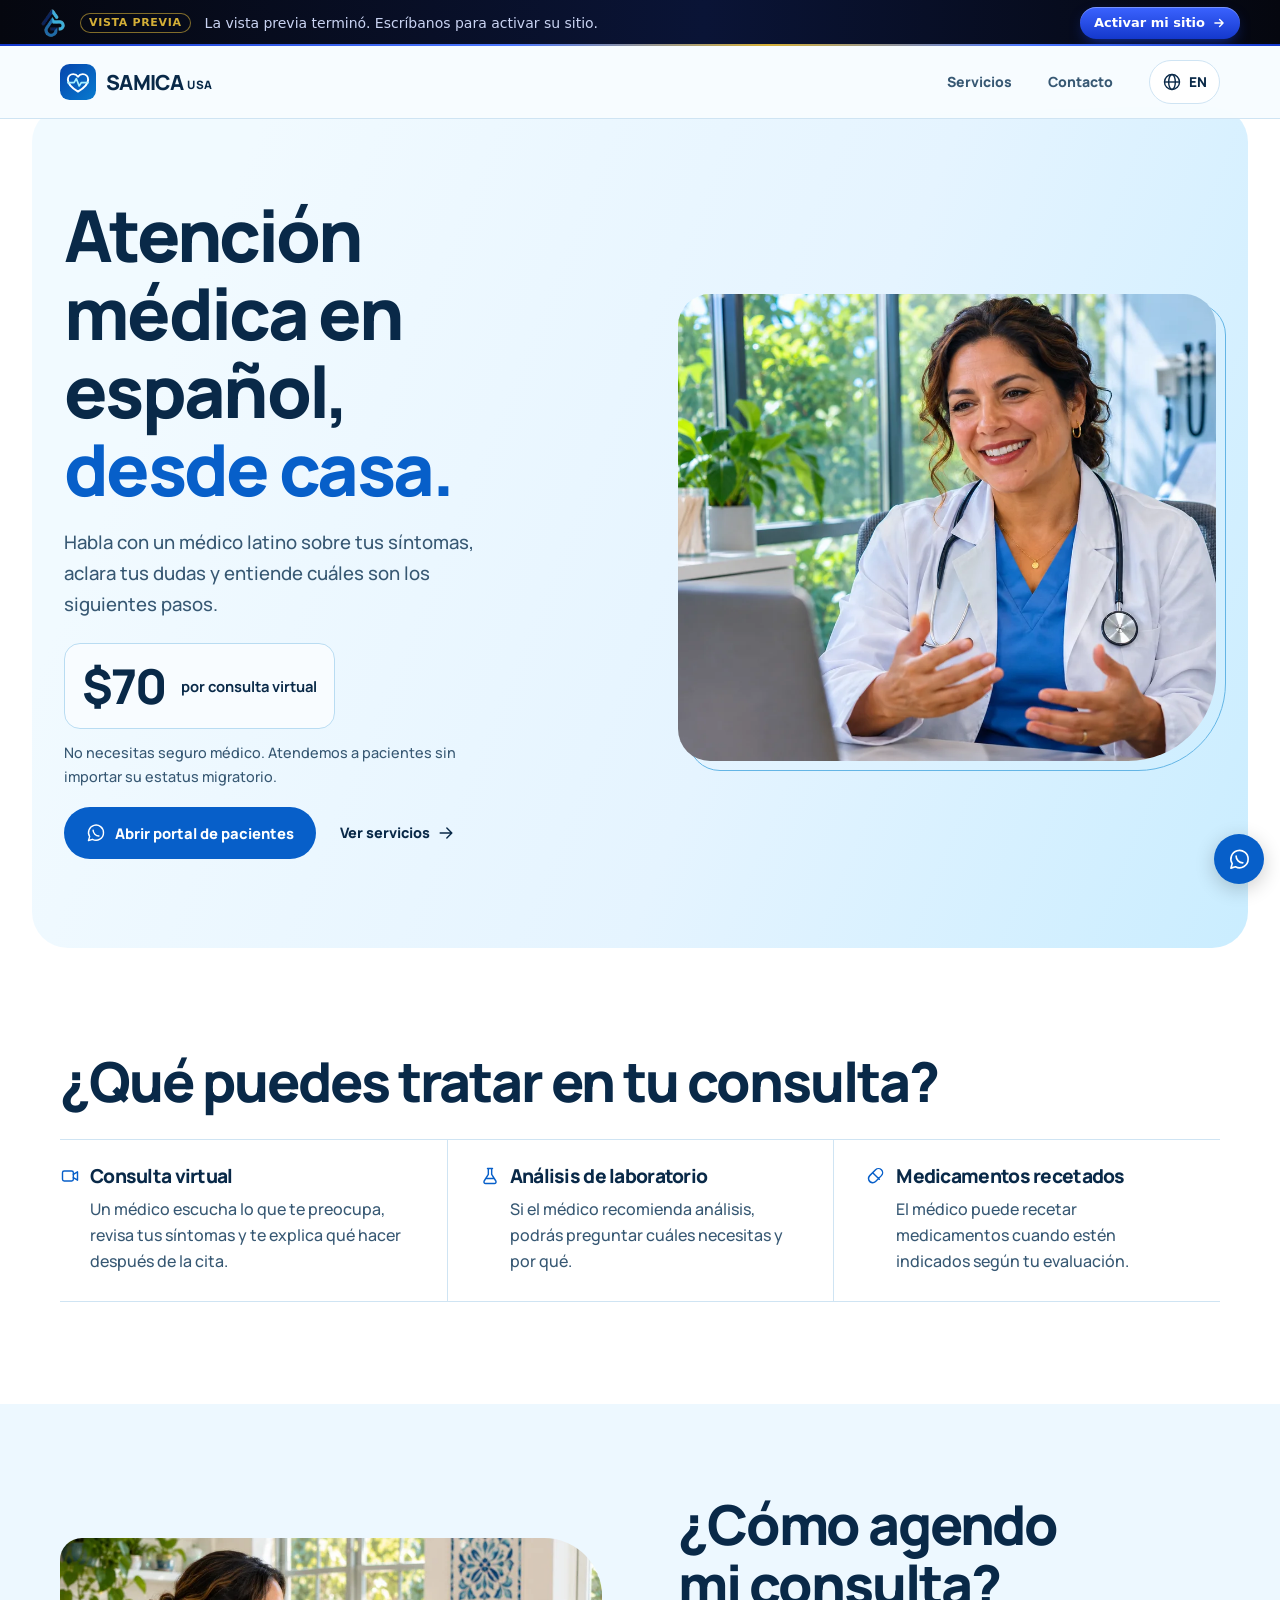
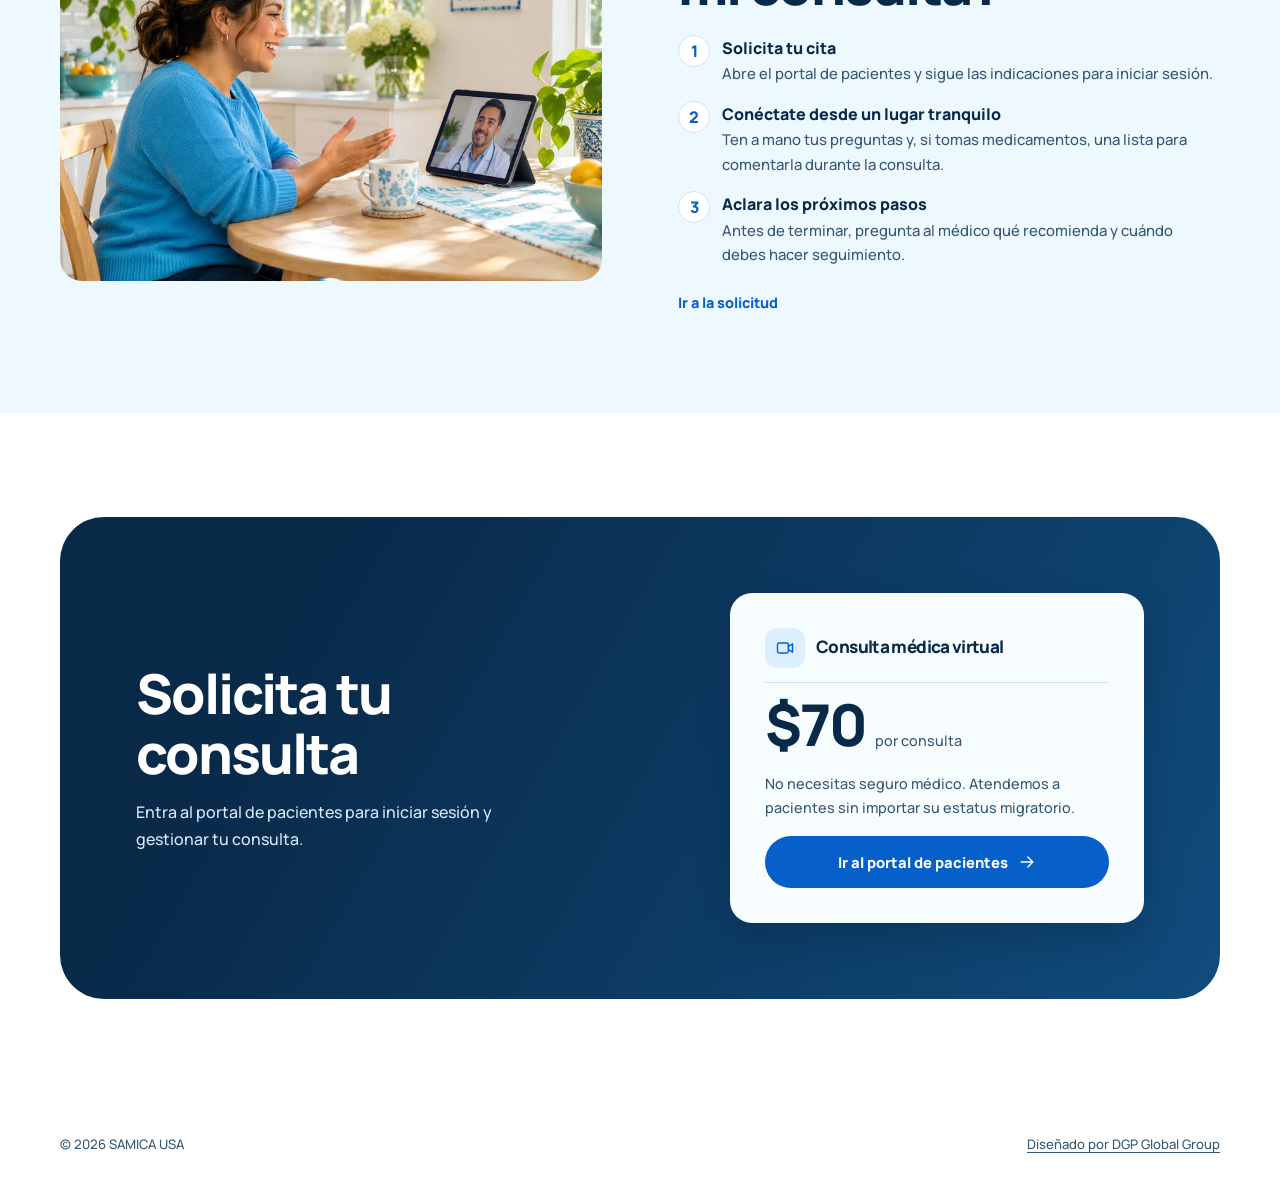
<file: index.html>
<!doctype html>
<html lang="es">
<head>
  <meta charset="utf-8">
  <meta name="viewport" content="width=device-width, initial-scale=1">
  <meta name="theme-color" content="#edf8ff">
  <meta name="description" content="Consulta médica virtual con médicos latinos por $70. Contacta a SAMICA USA por WhatsApp.">
  <meta property="og:title" content="SAMICA USA | Consultas médicas en línea">
  <meta property="og:description" content="Atención médica virtual en español. Consulta por $70.">
  <meta property="og:image" content="assets/consulta.webp">
  <title>SAMICA USA | Consultas médicas en línea</title>
  <link rel="icon" href="assets/favicon.svg" type="image/svg+xml">
  <link rel="stylesheet" href="assets/site.css?v=access-1">
</head>
<body>
  <svg xmlns="http://www.w3.org/2000/svg" aria-hidden="true" style="display:none">
    <symbol id="video" viewBox="0 0 24 24"><rect x="3" y="6" width="13" height="12" rx="2"/><path d="m16 10 5-3v10l-5-3"/></symbol>
    <symbol id="lab" viewBox="0 0 24 24"><path d="M9 3h6m-5 0v7l-5 8a2 2 0 0 0 2 3h10a2 2 0 0 0 2-3l-5-8V3M8 15h8"/></symbol>
    <symbol id="pill" viewBox="0 0 24 24"><path d="M8 20a4.95 4.95 0 0 1-3.5-8.45l7-7a4.95 4.95 0 0 1 7 7l-7 7A4.93 4.93 0 0 1 8 20Zm0-12 8 8"/></symbol>
    <symbol id="arrow" viewBox="0 0 24 24"><path d="M5 12h14m-6-6 6 6-6 6"/></symbol>
    <symbol id="globe" viewBox="0 0 24 24"><circle cx="12" cy="12" r="9"/><ellipse cx="12" cy="12" rx="4" ry="9"/><path d="M3 12h18"/></symbol>
    <symbol id="chat" viewBox="0 0 24 24"><path d="M21 11.6a9 9 0 0 1-13.2 8L3 21l1.4-4.7A9 9 0 1 1 21 11.6Z"/><path d="M8.5 8.5c0 3.8 3.2 7 7 7"/></symbol>
  </svg>
  <a class="skip" href="#principal" data-en="Skip to content">Saltar al contenido</a>
  <header class="site-header">
    <div class="wrap header-inner">
      <a class="brand" href="#inicio" aria-label="SAMICA USA"><img src="assets/favicon.svg" alt="" width="36" height="36"><span>SAMICA <small>USA</small></span></a>
      <div class="header-actions">
        <nav aria-label="Navegación principal" data-en-label="Main navigation">
          <a href="#servicios" data-en="Services">Servicios</a>
          <a href="#contacto" data-en="Contact">Contacto</a>
        </nav>
        <button class="language" type="button" id="language" aria-label="Switch to English" hidden>
          <svg aria-hidden="true" fill="none" stroke="currentColor" stroke-width="1.7"><use href="#globe"/></svg>
          <span lang="en">EN</span>
        </button>
      </div>
    </div>
  </header>
  <main id="principal">
    <section class="hero landing-hero" id="inicio" aria-labelledby="hero-title">
      <div class="wrap hero-grid">
        <div class="hero-copy">
          <h1 id="hero-title"><span data-en="Medical care in Spanish,">Atención médica en español,</span> <span class="accent" data-en="from home.">desde casa.</span></h1>
          <p class="lead" data-en="Talk with a Latino physician about your symptoms, get answers to your questions, and understand what to do next.">Habla con un médico latino sobre tus síntomas, aclara tus dudas y entiende cuáles son los siguientes pasos.</p>
          <p class="price">
            <strong>$70</strong>
            <b data-en="per virtual visit">por consulta virtual</b>
          </p>
          <p class="access-note" data-en="Health insurance is not required. We welcome patients regardless of immigration status.">No necesitas seguro médico. Atendemos a pacientes sin importar su estatus migratorio.</p>
          <div class="hero-actions">
            <a class="button" href="https://mycw264.ecwcloud.com/portal32217/jsp/100mp/login_otp.jsp" target="_blank" rel="noopener">
              <svg aria-hidden="true" fill="none" stroke="currentColor" stroke-width="1.7" stroke-linecap="round" stroke-linejoin="round"><use href="#chat"/></svg>
              <span data-en="Open patient portal">Abrir portal de pacientes</span>
            </a>
            <a class="text-link" href="#servicios"><span data-en="Explore services">Ver servicios</span><svg aria-hidden="true" fill="none" stroke="currentColor" stroke-width="1.7" stroke-linecap="round" stroke-linejoin="round"><use href="#arrow"/></svg></a>
          </div>
        </div>
        <figure class="hero-media">
          <img src="assets/consulta.webp" width="1120" height="840" fetchpriority="high" alt="Fotografía ilustrativa de una médica en una consulta virtual" data-en-alt="Illustrative photo of a doctor during a virtual visit">
        </figure>
      </div>
    </section>
    <section class="services wrap" id="servicios" aria-labelledby="services-title">
      <div class="reveal">
        <h2 id="services-title" data-en="What to expect from your visit">¿Qué puedes tratar en tu consulta?</h2>
        <ul class="service-list">
          <li>
            <span class="service-icon"><svg aria-hidden="true" fill="none" stroke="currentColor" stroke-width="1.7" stroke-linecap="round" stroke-linejoin="round"><use href="#video"/></svg></span>
            <h3 data-en="Virtual visits">Consulta virtual</h3>
            <p data-en="A physician listens to your concerns, reviews your symptoms and explains the next steps that apply to you.">Un médico escucha lo que te preocupa, revisa tus síntomas y te explica qué hacer después de la cita.</p>
          </li>
          <li>
            <span class="service-icon"><svg aria-hidden="true" fill="none" stroke="currentColor" stroke-width="1.7" stroke-linecap="round" stroke-linejoin="round"><use href="#lab"/></svg></span>
            <h3 data-en="Lab tests">Análisis de laboratorio</h3>
            <p data-en="If your physician recommends tests, ask which ones you need and why.">Si el médico recomienda análisis, podrás preguntar cuáles necesitas y por qué.</p>
          </li>
          <li>
            <span class="service-icon"><svg aria-hidden="true" fill="none" stroke="currentColor" stroke-width="1.7" stroke-linecap="round" stroke-linejoin="round"><use href="#pill"/></svg></span>
            <h3 data-en="Prescriptions">Medicamentos recetados</h3>
            <p data-en="Your doctor can prescribe medication when clinically appropriate.">El médico puede recetar medicamentos cuando estén indicados según tu evaluación.</p>
          </li>
        </ul>
      </div>
    </section>
    <section class="care" id="contacto" aria-labelledby="contact-title">
      <div class="wrap care-grid reveal">
        <img src="assets/en-casa.webp" width="960" height="540" loading="lazy" alt="Fotografía ilustrativa de una paciente en videollamada desde casa" data-en-alt="Illustrative photo of a patient on a video call from home">
        <div>
          <h2 id="contact-title" data-en="How to get started">¿Cómo agendo mi consulta?</h2>
          <ol class="visit-steps" role="list">
            <li><strong data-en="Request an appointment">Solicita tu cita</strong><span data-en="Open the patient portal and follow the sign-in instructions.">Abre el portal de pacientes y sigue las indicaciones para iniciar sesión.</span></li>
            <li><strong data-en="Join from a quiet place">Conéctate desde un lugar tranquilo</strong><span data-en="Have your questions and a list of any medications you take on hand.">Ten a mano tus preguntas y, si tomas medicamentos, una lista para comentarla durante la consulta.</span></li>
            <li><strong data-en="Review what comes next">Aclara los próximos pasos</strong><span data-en="Before you finish, ask your physician about any recommendations and when to follow up.">Antes de terminar, pregunta al médico qué recomienda y cuándo debes hacer seguimiento.</span></li>
          </ol>
          <a class="text-link" href="#solicitar" data-en="Go to the request section">Ir a la solicitud</a>
        </div>
      </div>
    </section>
    <section class="booking wrap" id="solicitar" aria-labelledby="booking-title">
      <div class="booking-panel">
        <div>
          <h2 id="booking-title" data-en="Request your visit">Solicita tu consulta</h2>
          <p data-en="Continue to the patient portal to sign in and manage your visit.">Entra al portal de pacientes para iniciar sesión y gestionar tu consulta.</p>
        </div>
        <div class="booking-summary">
          <div class="booking-visit">
            <span class="booking-icon"><svg aria-hidden="true" fill="none" stroke="currentColor" stroke-width="1.7" stroke-linecap="round" stroke-linejoin="round"><use href="#video"/></svg></span>
            <h3 data-en="Virtual medical visit">Consulta médica virtual</h3>
          </div>
          <p class="booking-price"><strong>$70</strong> <span data-en="per visit">por consulta</span></p>
          <p class="access-note" data-en="Health insurance is not required. We welcome patients regardless of immigration status.">No necesitas seguro médico. Atendemos a pacientes sin importar su estatus migratorio.</p>
          <a class="button" href="https://mycw264.ecwcloud.com/portal32217/jsp/100mp/login_otp.jsp" target="_blank" rel="noopener"><span data-en="Go to patient portal">Ir al portal de pacientes</span><svg aria-hidden="true" fill="none" stroke="currentColor" stroke-width="1.7" stroke-linecap="round" stroke-linejoin="round"><use href="#arrow"/></svg></a>
        </div>
      </div>
    </section>
  </main>
  <footer>
    <div class="wrap footer-inner">
      <span>© <span id="year">2026</span> SAMICA USA</span>
      <a href="https://dgpglobalgroup.com" target="_blank" rel="noopener" data-en="Designed by DGP Global Group">Diseñado por DGP Global Group</a>
    </div>
  </footer>
  <a class="button float" href="https://wa.me/13522330463?text=Hola%2C%20quisiera%20agendar%20una%20consulta%20virtual." data-booking target="_blank" rel="noopener" aria-label="Contactar por WhatsApp" data-en-label="Contact us on WhatsApp">
    <svg aria-hidden="true" fill="none" stroke="currentColor" stroke-width="1.7" stroke-linecap="round" stroke-linejoin="round"><use href="#chat"/></svg>
  </a>
  <script>
    const languageButton = document.querySelector('#language');
    const languageName = languageButton.querySelector('span');
    const translations = [...document.querySelectorAll('[data-en], [data-en-label], [data-en-alt]')].map(element => {
      if (element.hasAttribute('data-en-label')) {
        return { element, attribute: 'aria-label', es: element.getAttribute('aria-label'), en: element.dataset.enLabel };
      }
      if (element.hasAttribute('data-en-alt')) {
        return { element, attribute: 'alt', es: element.alt, en: element.dataset.enAlt };
      }
      return { element, es: element.textContent, en: element.dataset.en };
    });
    const titles = { es: document.title, en: 'SAMICA USA | Online Medical Visits' };
    const messages = {
      es: 'Hola, quisiera agendar una consulta virtual.',
      en: 'Hello, I would like to book a virtual visit.'
    };

    function setLanguage(language) {
      document.documentElement.lang = language;
      document.title = titles[language];
      for (const { element, attribute, ...copy } of translations) {
        if (attribute) element.setAttribute(attribute, copy[language]);
        else element.textContent = copy[language];
      }
      const english = language === 'en';
      languageName.textContent = english ? 'ES' : 'EN';
      languageName.lang = english ? 'es' : 'en';
      languageButton.setAttribute('aria-label', english ? 'Cambiar a español' : 'Switch to English');
      for (const link of document.querySelectorAll('[data-booking]')) {
        link.href = 'https://wa.me/13522330463?text=' + encodeURIComponent(messages[language]);
      }
    }


    languageButton.hidden = false;
    languageButton.addEventListener('click', () => {
      const language = document.documentElement.lang === 'es' ? 'en' : 'es';
      setLanguage(language);
      try { localStorage.setItem('samica-language', language); } catch { /* Storage is optional. */ }
    });
    let preferredLanguage = 'es';
    try {
      if (localStorage.getItem('samica-language') === 'en') preferredLanguage = 'en';
    } catch { /* Keep Spanish if storage is unavailable. */ }
    setLanguage(preferredLanguage);
    document.querySelector('#year').textContent = new Date().getFullYear();

    if ('IntersectionObserver' in window && !matchMedia('(prefers-reduced-motion: reduce)').matches) {
      const observer = new IntersectionObserver(entries => {
        for (const entry of entries) {
          if (entry.isIntersecting) {
            entry.target.classList.add('entered');
            observer.unobserve(entry.target);
          }
        }
      }, { threshold: .15 });
      document.querySelectorAll('.reveal').forEach(element => observer.observe(element));
    }
  </script>
  <script src="assets/dgp-trial.js" data-expires="2026-11-27T23:59:59-04:00" data-site="SAMICA USA" defer></script>
</body>
</html>
</file>
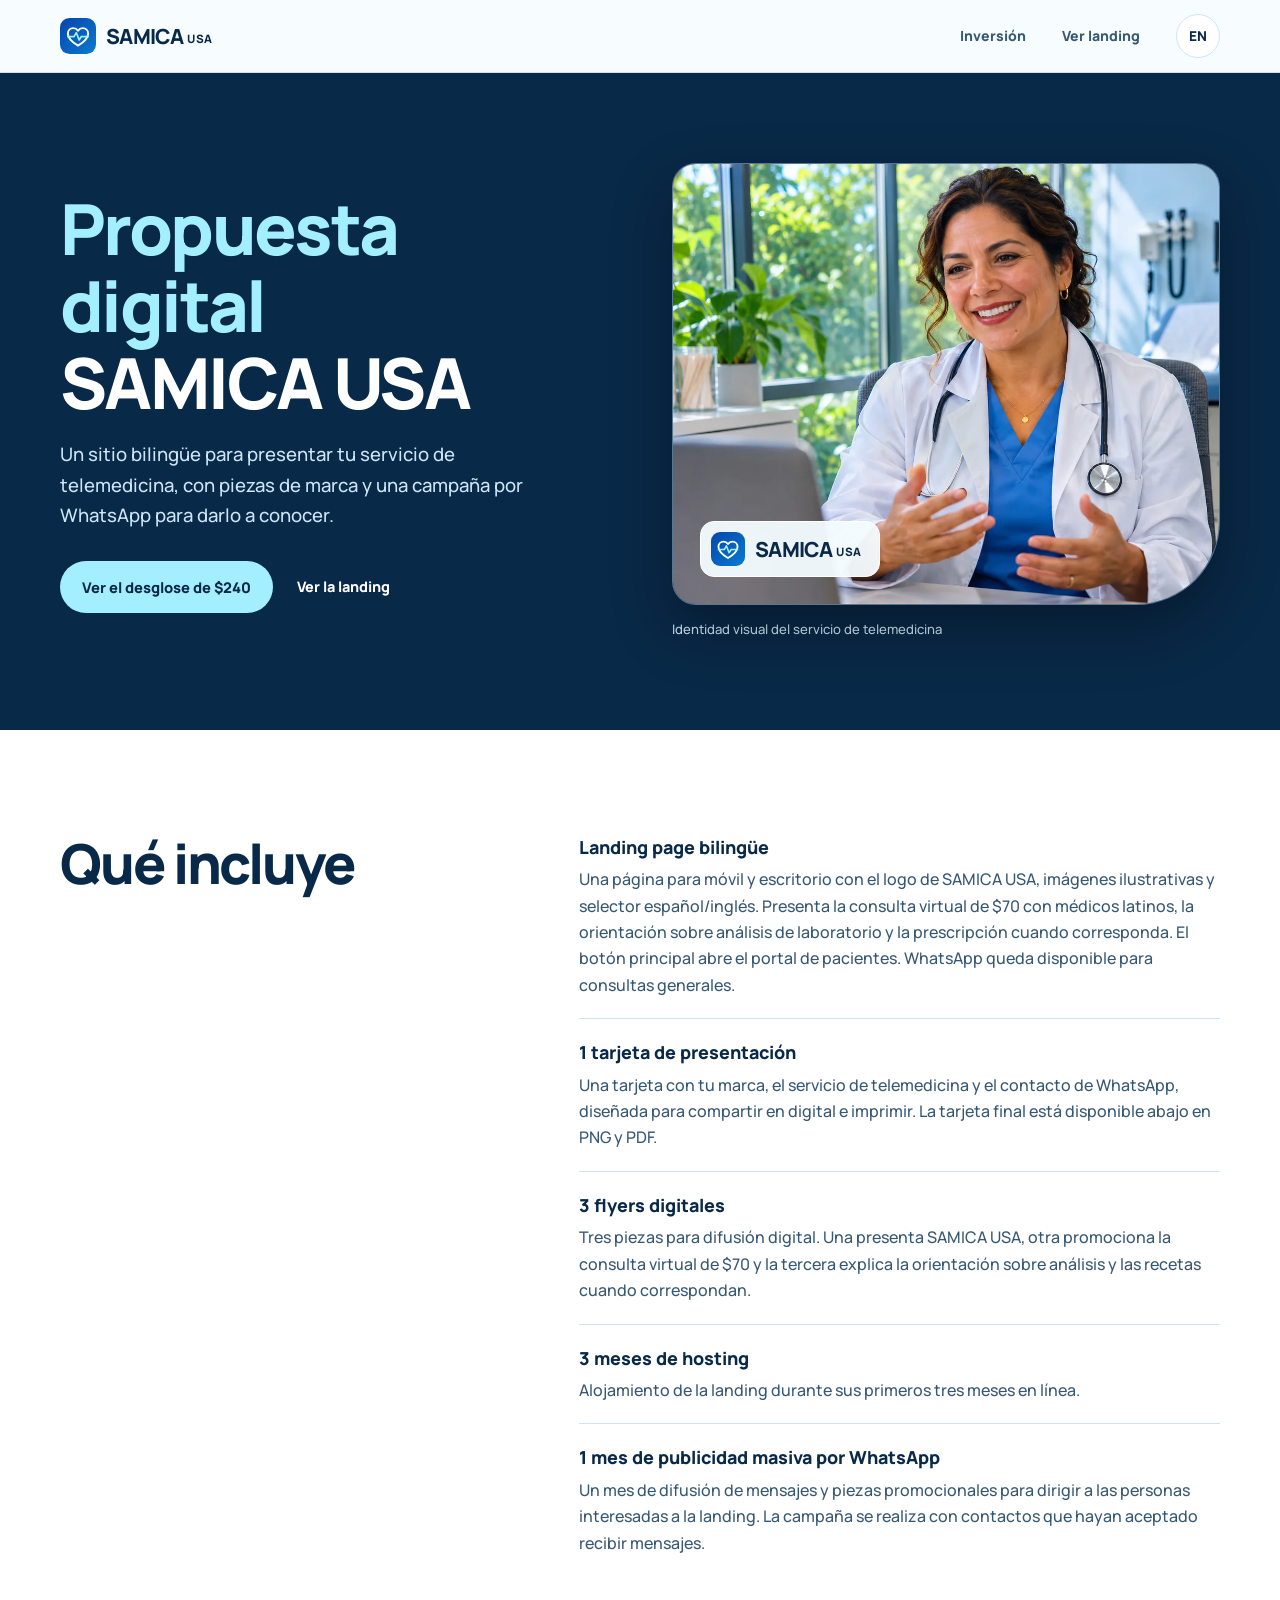
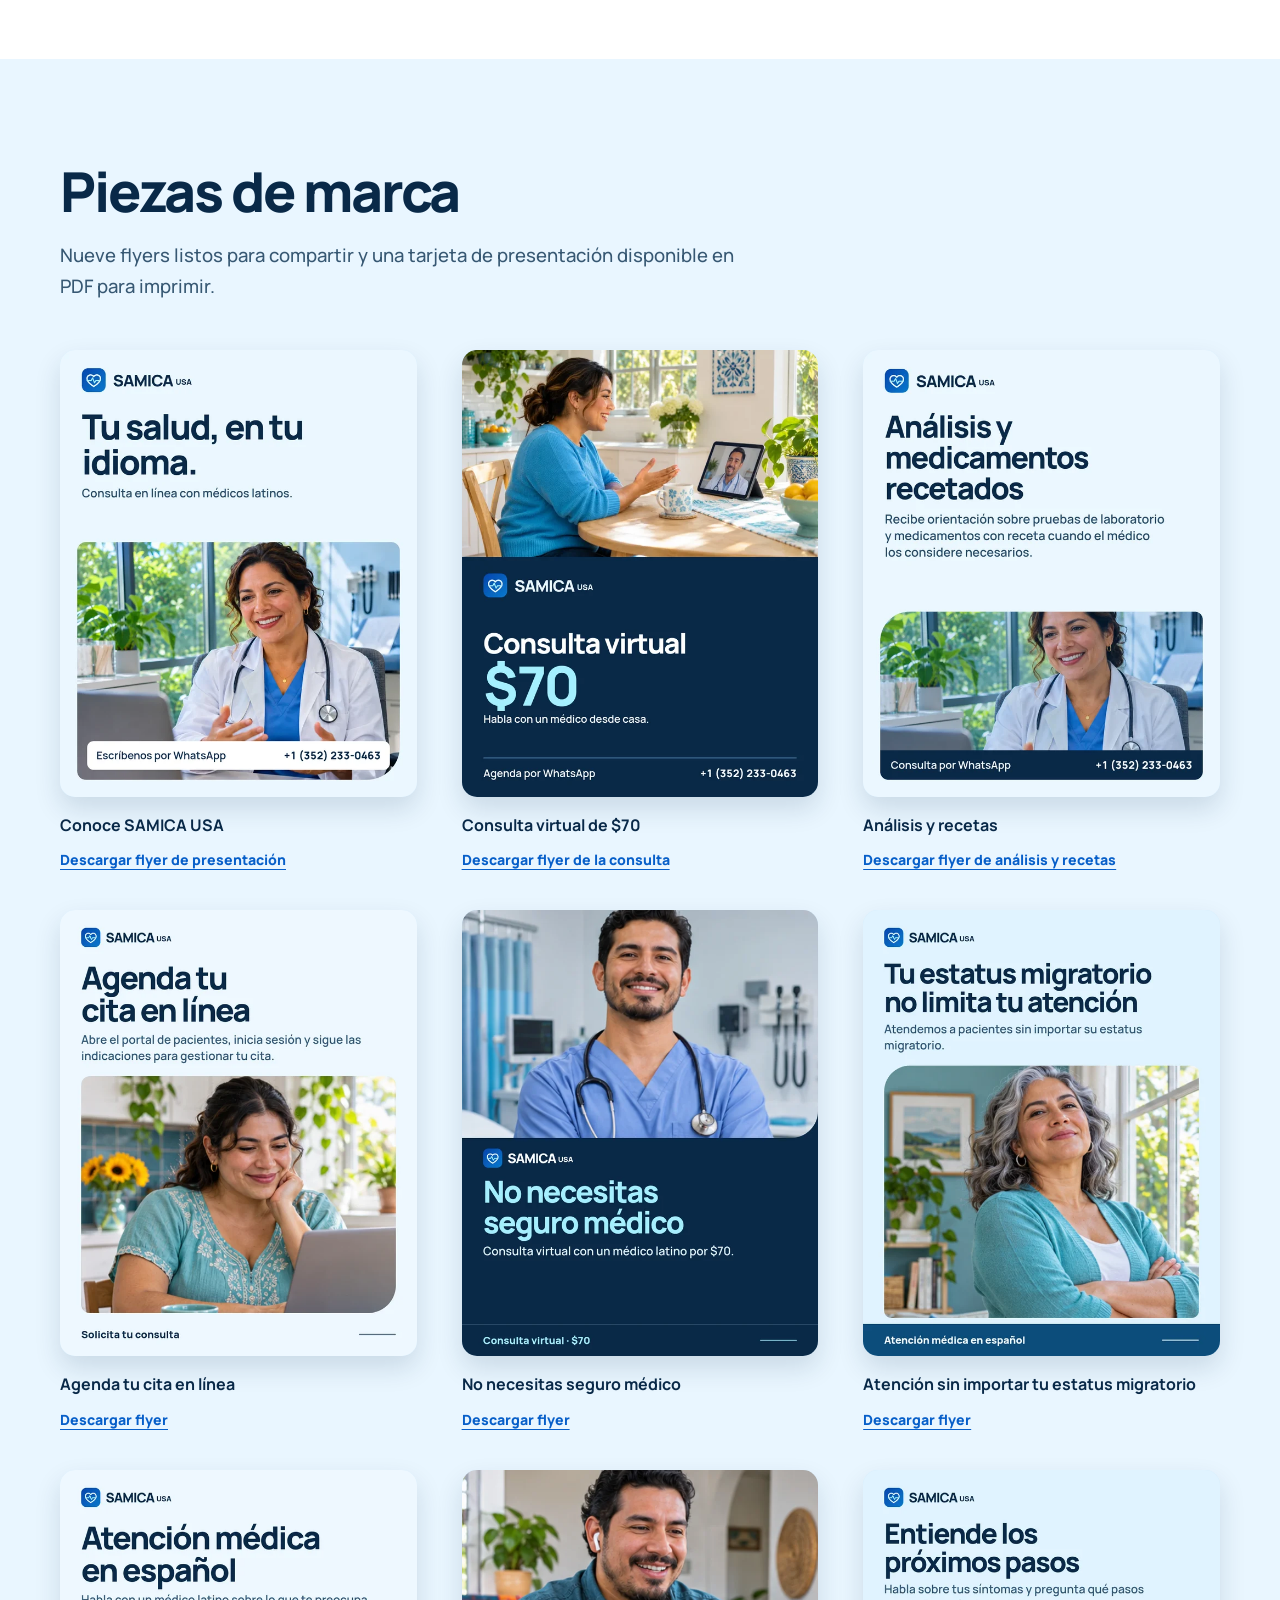
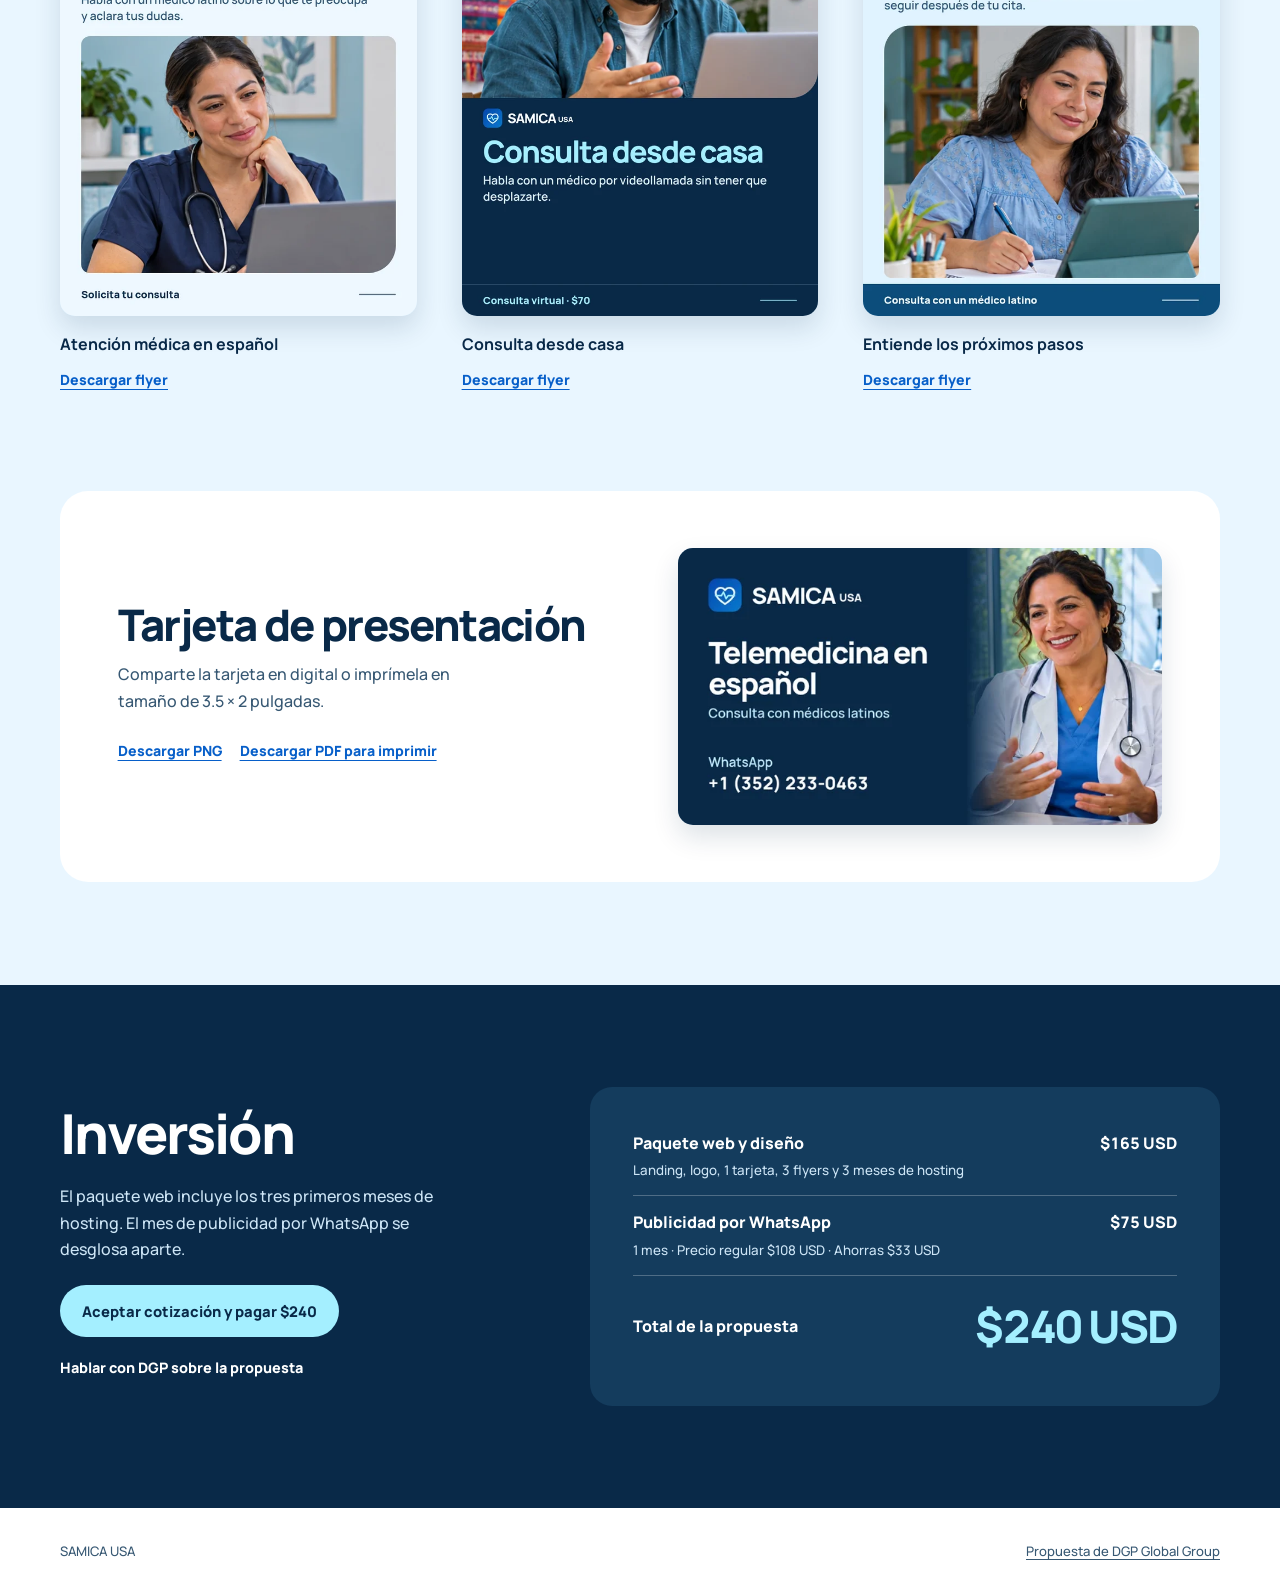
<file: propuesta/index.html>
<!doctype html>
<html lang="es">
<head>
  <meta charset="utf-8">
  <meta name="viewport" content="width=device-width, initial-scale=1">
  <meta name="robots" content="noindex">
  <meta name="theme-color" content="#092948">
  <meta name="description" content="Propuesta de DGP Global Group para SAMICA USA. Landing bilingüe, tarjeta, flyers, hosting y campaña por WhatsApp.">
  <title>Propuesta comercial | SAMICA USA</title>
  <link rel="icon" href="../assets/favicon.svg" type="image/svg+xml">
  <link rel="stylesheet" href="../assets/site.css">
  <link rel="stylesheet" href="propuesta.css">
</head>
<body>
  <a class="skip" href="#principal" data-en="Skip to content">Saltar al contenido</a>
  <header class="site-header">
    <div class="wrap header-inner">
      <a class="brand" href="../" aria-label="SAMICA USA"><img src="../assets/favicon.svg" alt="" width="36" height="36"><span>SAMICA <small>USA</small></span></a>
      <div class="header-actions">
        <nav aria-label="Propuesta" data-en-label="Proposal">
          <a href="#inversion" data-en="Pricing">Inversión</a>
          <a href="../" data-en="View site">Ver landing</a>
        </nav>
        <button class="language" type="button" aria-label="Switch to English" hidden><span lang="en">EN</span></button>
      </div>
    </div>
  </header>
  <main id="principal">
    <section class="hero proposal-hero" aria-labelledby="proposal-title">
      <div class="wrap hero-grid">
        <div class="hero-copy">
          <h1 id="proposal-title"><span data-en="Digital proposal">Propuesta digital</span> SAMICA USA</h1>
          <p class="lead" data-en="A bilingual website to introduce your telehealth service, plus branded materials and a WhatsApp campaign to promote it.">Un sitio bilingüe para presentar tu servicio de telemedicina, con piezas de marca y una campaña por WhatsApp para darlo a conocer.</p>
          <div class="hero-actions">
            <a class="button" href="#inversion" data-en="See the $240 breakdown">Ver el desglose de $240</a>
            <a class="text-link" href="../" data-en="See the landing page">Ver la landing</a>
          </div>
        </div>
        <figure class="cover">
          <div class="cover-frame">
            <img src="../assets/consulta.webp" width="1120" height="840" fetchpriority="high" alt="Imagen ilustrativa del sitio de SAMICA USA" data-en-alt="Illustrative image from the SAMICA USA website">
            <div class="brand cover-logo" aria-hidden="true"><img src="../assets/favicon.svg" alt="" width="34" height="34"><span>SAMICA <small>USA</small></span></div>
          </div>
          <figcaption data-en="Visual identity for the telehealth service">Identidad visual del servicio de telemedicina</figcaption>
        </figure>
      </div>
    </section>
    <section class="contents scope-grid wrap" aria-labelledby="scope">
      <h2 id="scope" data-en="What’s included">Qué incluye</h2>
      <dl class="deliverables">
        <div class="deliverable">
          <dt data-en="Bilingual landing page">Landing page bilingüe</dt>
          <dd data-en="A single page for mobile and desktop with the SAMICA USA logo, illustrative photography, and a Spanish/English switch. It presents the $70 virtual visit with Latino doctors, lab test guidance, and prescriptions when appropriate. The main button opens the patient portal. WhatsApp is available for general inquiries.">Una página para móvil y escritorio con el logo de SAMICA USA, imágenes ilustrativas y selector español/inglés. Presenta la consulta virtual de $70 con médicos latinos, la orientación sobre análisis de laboratorio y la prescripción cuando corresponda. El botón principal abre el portal de pacientes. WhatsApp queda disponible para consultas generales.</dd>
        </div>
        <div class="deliverable">
          <dt data-en="1 business card">1 tarjeta de presentación</dt>
          <dd data-en="A branded card with your telehealth service and WhatsApp contact, designed for digital sharing and printing. Download the finished card below.">Una tarjeta con tu marca, el servicio de telemedicina y el contacto de WhatsApp, diseñada para compartir en digital e imprimir. La tarjeta final está disponible abajo en PNG y PDF.</dd>
        </div>
        <div class="deliverable">
          <dt data-en="3 digital flyers">3 flyers digitales</dt>
          <dd data-en="Three graphics for digital distribution: an introduction to SAMICA USA, a promotion for the $70 virtual visit, and an overview of lab test guidance and prescriptions when appropriate.">Tres piezas para difusión digital. Una presenta SAMICA USA, otra promociona la consulta virtual de $70 y la tercera explica la orientación sobre análisis y las recetas cuando correspondan.</dd>
        </div>
        <div class="deliverable">
          <dt data-en="3 months of hosting">3 meses de hosting</dt>
          <dd data-en="Hosting for the published landing page for its first three months.">Alojamiento de la landing durante sus primeros tres meses en línea.</dd>
        </div>
        <div class="deliverable">
          <dt data-en="1 month of WhatsApp promotion">1 mes de publicidad masiva por WhatsApp</dt>
          <dd data-en="A one-month campaign to share promotional messages and graphics directing interested contacts to the landing page. The campaign uses an audience that has agreed to receive messages.">Un mes de difusión de mensajes y piezas promocionales para dirigir a las personas interesadas a la landing. La campaña se realiza con contactos que hayan aceptado recibir mensajes.</dd>
        </div>
      </dl>
    </section>
    <section class="identity" aria-labelledby="pieces-title">
      <div class="wrap">
        <h2 id="pieces-title" data-en="Brand materials">Piezas de marca</h2>
        <p class="lead" data-en="Nine digital flyers ready to share and a business card available as a printable PDF.">Nueve flyers listos para compartir y una tarjeta de presentación disponible en PDF para imprimir.</p>
        <div class="flyer-grid">
          <figure class="piece">
            <a class="piece-image" href="piezas/flyer-01-samica.png?v=samica-usa" aria-label="Ver flyer de presentación de Samica" data-en-label="View Samica introduction flyer"><img src="piezas/flyer-01-samica.webp?v=samica-usa" width="1080" height="1350" loading="lazy" alt="Flyer Tu salud, en tu idioma. Consultas con médicos latinos." data-en-alt="Spanish flyer introducing virtual visits with Latino doctors."></a>
            <figcaption><strong data-en="Meet SAMICA USA">Conoce SAMICA USA</strong><a class="download" href="piezas/flyer-01-samica.png?v=samica-usa" download data-en="Download introduction flyer">Descargar flyer de presentación</a></figcaption>
          </figure>
          <figure class="piece">
            <a class="piece-image" href="piezas/flyer-02-consulta.png?v=samica-usa" aria-label="Ver flyer de la consulta virtual" data-en-label="View virtual visit flyer"><img src="piezas/flyer-02-consulta.webp?v=samica-usa" width="1080" height="1350" loading="lazy" alt="Flyer de la consulta virtual por $70." data-en-alt="Spanish flyer advertising the $70 virtual visit."></a>
            <figcaption><strong data-en="$70 virtual visit">Consulta virtual de $70</strong><a class="download" href="piezas/flyer-02-consulta.png?v=samica-usa" download data-en="Download virtual visit flyer">Descargar flyer de la consulta</a></figcaption>
          </figure>
          <figure class="piece">
            <a class="piece-image" href="piezas/flyer-03-laboratorio-recetas.png?v=samica-usa" aria-label="Ver flyer de análisis y recetas" data-en-label="View lab tests and prescriptions flyer"><img src="piezas/flyer-03-laboratorio-recetas.webp?v=samica-usa" width="1080" height="1350" loading="lazy" alt="Flyer sobre orientación de análisis y medicamentos recetados cuando corresponda." data-en-alt="Spanish flyer about guidance on lab tests and prescriptions when appropriate."></a>
            <figcaption><strong data-en="Lab tests and prescriptions">Análisis y recetas</strong><a class="download" href="piezas/flyer-03-laboratorio-recetas.png?v=samica-usa" download data-en="Download lab tests and prescriptions flyer">Descargar flyer de análisis y recetas</a></figcaption>
          </figure>
          <figure class="piece">
            <a class="piece-image" href="piezas/campana-01-agenda-tu-cita.png?v=samica-usa" aria-label="Ver flyer: Agenda tu cita en línea" data-en-label="View flyer: Book your visit online"><img src="piezas/campana-01-agenda-tu-cita.webp?v=samica-usa" width="1080" height="1350" loading="lazy" alt="Agenda tu cita en línea" data-en-alt="Book your visit online"></a>
            <figcaption><strong data-en="Book your visit online">Agenda tu cita en línea</strong><a class="download" href="piezas/campana-01-agenda-tu-cita.png?v=samica-usa" download data-en="Download flyer">Descargar flyer</a></figcaption>
          </figure>
          <figure class="piece">
            <a class="piece-image" href="piezas/campana-02-sin-seguro-medico.png?v=samica-usa" aria-label="Ver flyer: No necesitas seguro médico" data-en-label="View flyer: No health insurance required"><img src="piezas/campana-02-sin-seguro-medico.webp?v=samica-usa" width="1080" height="1350" loading="lazy" alt="No necesitas seguro médico" data-en-alt="No health insurance required"></a>
            <figcaption><strong data-en="No health insurance required">No necesitas seguro médico</strong><a class="download" href="piezas/campana-02-sin-seguro-medico.png?v=samica-usa" download data-en="Download flyer">Descargar flyer</a></figcaption>
          </figure>
          <figure class="piece">
            <a class="piece-image" href="piezas/campana-03-estatus-migratorio.png?v=samica-usa" aria-label="Ver flyer: Atención sin importar tu estatus migratorio" data-en-label="View flyer: Care regardless of immigration status"><img src="piezas/campana-03-estatus-migratorio.webp?v=samica-usa" width="1080" height="1350" loading="lazy" alt="Atención sin importar tu estatus migratorio" data-en-alt="Care regardless of immigration status"></a>
            <figcaption><strong data-en="Care regardless of immigration status">Atención sin importar tu estatus migratorio</strong><a class="download" href="piezas/campana-03-estatus-migratorio.png?v=samica-usa" download data-en="Download flyer">Descargar flyer</a></figcaption>
          </figure>
          <figure class="piece">
            <a class="piece-image" href="piezas/campana-04-atencion-en-espanol.png?v=samica-usa" aria-label="Ver flyer: Atención médica en español" data-en-label="View flyer: Medical care in Spanish"><img src="piezas/campana-04-atencion-en-espanol.webp?v=samica-usa" width="1080" height="1350" loading="lazy" alt="Atención médica en español" data-en-alt="Medical care in Spanish"></a>
            <figcaption><strong data-en="Medical care in Spanish">Atención médica en español</strong><a class="download" href="piezas/campana-04-atencion-en-espanol.png?v=samica-usa" download data-en="Download flyer">Descargar flyer</a></figcaption>
          </figure>
          <figure class="piece">
            <a class="piece-image" href="piezas/campana-05-consulta-desde-casa.png?v=samica-usa" aria-label="Ver flyer: Consulta desde casa" data-en-label="View flyer: Virtual visits from home"><img src="piezas/campana-05-consulta-desde-casa.webp?v=samica-usa" width="1080" height="1350" loading="lazy" alt="Consulta desde casa" data-en-alt="Virtual visits from home"></a>
            <figcaption><strong data-en="Virtual visits from home">Consulta desde casa</strong><a class="download" href="piezas/campana-05-consulta-desde-casa.png?v=samica-usa" download data-en="Download flyer">Descargar flyer</a></figcaption>
          </figure>
          <figure class="piece">
            <a class="piece-image" href="piezas/campana-06-aclara-tus-dudas.png?v=samica-usa" aria-label="Ver flyer: Entiende los próximos pasos" data-en-label="View flyer: Understand your next steps"><img src="piezas/campana-06-aclara-tus-dudas.webp?v=samica-usa" width="1080" height="1350" loading="lazy" alt="Entiende los próximos pasos" data-en-alt="Understand your next steps"></a>
            <figcaption><strong data-en="Understand your next steps">Entiende los próximos pasos</strong><a class="download" href="piezas/campana-06-aclara-tus-dudas.png?v=samica-usa" download data-en="Download flyer">Descargar flyer</a></figcaption>
          </figure>
        </div>
        <div class="card-display care-grid" aria-labelledby="card-title">
          <div>
            <h3 id="card-title" data-en="Business card">Tarjeta de presentación</h3>
            <p class="lead" data-en="Share the digital card or print it at 3.5 × 2 inches.">Comparte la tarjeta en digital o imprímela en tamaño de 3.5 × 2 pulgadas.</p>
            <a class="download" href="piezas/tarjeta-samica-usa.png" download data-en="Download PNG">Descargar PNG</a>
            <a class="download" href="piezas/tarjeta-samica-usa.pdf" download data-en="Download print PDF">Descargar PDF para imprimir</a>
          </div>
          <a class="piece-image" href="piezas/tarjeta-samica-usa.png" aria-label="Ver tarjeta de presentación" data-en-label="View business card"><img src="piezas/tarjeta-samica-usa.webp" width="1050" height="600" loading="lazy" alt="Tarjeta de SAMICA USA. Telemedicina en español. WhatsApp +1 (352) 233-0463." data-en-alt="SAMICA USA business card. Telehealth in Spanish. WhatsApp +1 (352) 233-0463."></a>
        </div>
      </div>
    </section>
    <section class="investment" id="inversion" aria-labelledby="investment-title">
      <div class="wrap investment-grid">
        <div>
          <h2 id="investment-title" data-en="Investment">Inversión</h2>
          <p data-en="The website and design package includes the first three months of hosting. The one-month WhatsApp campaign is quoted separately below.">El paquete web incluye los tres primeros meses de hosting. El mes de publicidad por WhatsApp se desglosa aparte.</p>
          <div class="investment-actions">
            <a class="button" href="https://adv.dgp-link.com/cotizacion.html?id=A68ua89RpxDMzxv0JvNb" target="_blank" rel="noopener" data-en="Accept quote and pay $240">Aceptar cotización y pagar $240</a>
            <a class="text-link" href="https://wa.me/12398231738?text=Hola%2C%20quisiera%20revisar%20la%20propuesta%20de%20SAMICA%20USA." target="_blank" rel="noopener" data-en="Discuss the proposal with DGP">Hablar con DGP sobre la propuesta</a>
          </div>
        </div>
        <dl class="pricing">
          <div>
            <dt><span data-en="Website and design package">Paquete web y diseño</span><small data-en="Landing page, logo, 1 business card, 3 flyers and 3 months of hosting">Landing, logo, 1 tarjeta, 3 flyers y 3 meses de hosting</small></dt>
            <dd>$165 USD</dd>
          </div>
          <div>
            <dt><span data-en="WhatsApp campaign">Publicidad por WhatsApp</span><small data-en="1 month · Regular price $108 USD · Save $33 USD">1 mes · Precio regular $108 USD · Ahorras $33 USD</small></dt>
            <dd>$75 USD</dd>
          </div>
          <div class="total">
            <dt data-en="Proposal total">Total de la propuesta</dt>
            <dd>$240 USD</dd>
          </div>
        </dl>
      </div>
    </section>
  </main>
  <footer>
    <div class="wrap footer-inner">
      <span>SAMICA USA</span>
      <a href="https://dgpglobalgroup.com" target="_blank" rel="noopener" data-en="Proposal by DGP Global Group">Propuesta de DGP Global Group</a>
    </div>
  </footer>
  <script>
    const languageButton = document.querySelector('.language');
    const languageName = languageButton.querySelector('span');
    const translations = [...document.querySelectorAll('[data-en], [data-en-label], [data-en-alt]')].map(element => {
      const attribute = element.hasAttribute('data-en-label') ? 'aria-label' : element.hasAttribute('data-en-alt') ? 'alt' : null;
      return {
        element, attribute,
        es: attribute ? element.getAttribute(attribute) : element.textContent,
        en: element.dataset.enLabel || element.dataset.enAlt || element.dataset.en
      };
    });
    function setLanguage(language) {
      document.documentElement.lang = language;
      document.title = language === 'en' ? 'Business proposal | SAMICA USA' : 'Propuesta comercial | SAMICA USA';
      for (const { element, attribute, ...copy } of translations) {
        if (attribute) element.setAttribute(attribute, copy[language]);
        else element.textContent = copy[language];
      }
      const english = language === 'en';
      languageName.textContent = english ? 'ES' : 'EN';
      languageName.lang = english ? 'es' : 'en';
      languageButton.setAttribute('aria-label', english ? 'Cambiar a español' : 'Switch to English');
    }
    languageButton.hidden = false;
    languageButton.addEventListener('click', () => {
      const language = document.documentElement.lang === 'es' ? 'en' : 'es';
      setLanguage(language);
      try { localStorage.setItem('samica-language', language); } catch { /* Storage is optional. */ }
    });
    try {
      if (localStorage.getItem('samica-language') === 'en') setLanguage('en');
    } catch { /* Keep Spanish if storage is unavailable. */ }
  </script>
</body>
</html>
</file>
<file: assets/site.css>
@font-face {
  font-family: Manrope;
  src: url("manrope-latin.woff2") format("woff2");
  font-style: normal;
  font-weight: 400 800;
  font-display: swap;
}
:root {
  color-scheme: light;
  --ink: #092948;
  --muted: #375873;
  --blue: #075fc9;
  --sky: #edf8ff;
  --line: #cfe4f3;
  --ease: cubic-bezier(.2,.75,.25,1);
  scroll-padding-top: calc(85px + var(--dgp-trial-h, 0px));
}
*, *::before, *::after { box-sizing: border-box; }
html { scroll-behavior: smooth; }
body { margin: 0; color: var(--ink); background: #fff; font: 500 1rem/1.65 Manrope, system-ui, sans-serif; }
a { color: inherit; text-decoration: none; }
button { font: inherit; cursor: pointer; }
img { display: block; width: 100%; height: auto; }
svg { width: 1.25rem; height: 1.25rem; flex: none; }
h1, h2, h3, p { margin: 0; }
h1, h2, h3 { line-height: 1.09; letter-spacing: -.037em; text-wrap: balance; }
::selection { background: #b5e7ff; color: var(--ink); }
:focus-visible { outline: 3px solid #0079db; outline-offset: 5px; }
.wrap { width: min(1160px, calc(100% - 64px)); margin-inline: auto; }
.skip { position: fixed; z-index: 10; top: calc(8px + var(--dgp-trial-h, 0px)); left: 12px; padding: 8px 14px; background: white; transform: translateY(-200%); }
.skip:focus { transform: none; }
.site-header { position: sticky; z-index: 5; top: var(--dgp-trial-h, 0px); background: #f7fcfff2; backdrop-filter: blur(16px); border-bottom: 1px solid var(--line); }
.header-inner, .footer-inner { display: flex; justify-content: space-between; align-items: center; gap: 20px; }
.header-inner { min-height: 72px; }
.brand { display: inline-flex; align-items: center; gap: 10px; font-size: 1.3rem; font-weight: 800; letter-spacing: -.035em; line-height: 1; }
.brand small { font-size: .72rem; letter-spacing: .06em; font-weight: 800; vertical-align: middle; }
.brand img { width: 36px; height: 36px; }
.header-actions, nav { display: flex; align-items: center; gap: clamp(16px, 3vw, 36px); }
nav { font-size: .875rem; font-weight: 800; color: var(--muted); }
nav a:hover, .text-link:hover { color: var(--blue); text-decoration: underline; text-underline-offset: .24em; }
.language { display: inline-flex; align-items: center; gap: 7px; min-height: 44px; padding: 0 12px; border: 1px solid var(--line); border-radius: 100px; background: white; color: var(--ink); font-size: .85rem; font-weight: 800; }
.language[hidden] { display: none; }
.language:hover { background: #dff2ff; }
.hero { overflow: clip; background: linear-gradient(112deg, #f1faff 15%, #e5f4ff 60%, #caedff); padding: clamp(54px, 7vw, 96px) 0 clamp(56px, 7vw, 96px); }
.hero-grid, .care-grid { display: grid; grid-template-columns: 1fr 1fr; gap: clamp(32px, 6vw, 84px); align-items: center; }
h1 { max-width: 10.4em; font-size: clamp(2.8rem, 5.6vw, 5.15rem); font-weight: 800; }
.accent { color: var(--blue); }
.lead { max-width: 36ch; margin-top: 19px; color: var(--muted); font-size: clamp(1rem, 1.6vw, 1.16rem); }
.hero-actions { margin-top: 30px; display: flex; flex-wrap: wrap; align-items: center; gap: 14px 24px; }
.button { display: inline-flex; align-items: center; justify-content: center; gap: 9px; min-height: 52px; padding: 12px 22px; border-radius: 100px; background: var(--blue); color: white; font-weight: 800; font-size: .92rem; transition: background .2s, transform .2s var(--ease); }
.button:hover { background: #084b9c; transform: translateY(-2px); }
.button:active { transform: scale(.98); }
.text-link { display: inline-flex; align-items: center; gap: 6px; min-height: 44px; font-size: .9rem; font-weight: 800; }
.price {
  margin-top: 24px;
  display: flex;
  align-items: center;
  gap: 15px;
  width: fit-content;
  padding: 12px 17px;
  border: 1px solid #b9dcf2;
  border-radius: 16px;
  background: #f8fcff;
  color: var(--ink);
  line-height: 1.25;
}
.price strong { font-size: clamp(2.25rem, 4vw, 3rem); letter-spacing: -.038em; font-weight: 800; }
.price b { font-size: .92rem; }
.access-note { margin-top: 12px; max-width: 45ch; color: var(--muted); font-size: .9rem; }
.access-note + .hero-actions { margin-top: 18px; }
.booking-summary .access-note { margin: 0 0 16px; }
.hero-media { position: relative; margin: 0; min-width: 0; }
.hero-media::before { position: absolute; inset: 9px -10px -10px 10px; content: ""; border: 1px solid #64b5e5; border-radius: 32px 32px 88px 32px; }
.hero-media img { position: relative; aspect-ratio: 1.15; object-fit: cover; border-radius: 32px 32px 88px 32px; background: #c0e6fa; }
.services { padding-block: clamp(54px, 8vw, 104px); }
h2 { font-size: clamp(2.15rem, 4.3vw, 3.65rem); font-weight: 800; }
.services h2 { margin-bottom: 28px; }
.service-list { display: grid; grid-template-columns: repeat(3, 1fr); margin: 0; padding: 0; list-style: none; border-block: 1px solid var(--line); }
.service-list li { padding: 26px clamp(14px, 2.5vw, 32px); display: grid; grid-template-columns: auto 1fr; align-content: start; align-items: center; column-gap: 10px; }
.service-list li:first-child { padding-inline-start: 0; }
.service-list li + li { border-inline-start: 1px solid var(--line); }
.service-icon { display: inline-flex; color: var(--blue); }
h3 { font-size: 1.2rem; font-weight: 800; }
.service-list p { grid-column: 2; }
.service-list p, .care p { margin-top: 9px; color: var(--muted); }
.care { background: var(--sky); padding-block: clamp(48px, 7vw, 94px); }
.care img { aspect-ratio: 1.58; object-fit: cover; border-radius: 22px 58px 22px 22px; background: #c0e6fa; }
.care p { margin-top: 18px; max-width: 44ch; }
.care .button { margin-top: 25px; }
.footer-inner { min-height: 88px; flex-wrap: wrap; font-size: .82rem; color: var(--muted); padding-block: 18px; }
.footer-inner a { text-decoration: underline; text-underline-offset: .2em; }
.float { position: fixed; z-index: 4; right: max(16px, env(safe-area-inset-right)); bottom: max(16px, env(safe-area-inset-bottom)); padding: 0; width: 50px; min-height: 50px; box-shadow: 0 5px 20px #0003; }
.float svg { width: 23px; height: 23px; }
@keyframes arrive { from { opacity: .45; transform: translateY(15px); } }
@keyframes photo-in { from { opacity: .55; transform: translateX(15px) scale(.98); } }
@media (prefers-reduced-motion: no-preference) {
  .hero-copy { animation: arrive .65s var(--ease) both; }
  .hero-media { animation: photo-in .85s .08s var(--ease) both; }
  .reveal.entered { animation: arrive .52s var(--ease) both; }
}
@media (max-width: 740px) {
  .wrap { width: calc(100% - 36px); }
  .header-inner { min-height: 64px; }
  .header-actions { gap: 12px; }
  nav { gap: 12px; }
  nav a:last-child { display: none; }
  .hero-grid, .care-grid { grid-template-columns: 1fr; }
  .hero { padding-top: 42px; }
  .hero-media img { aspect-ratio: 1.22; }
  .hero-media::before { inset: 6px -5px -6px 5px; }
  .service-list { grid-template-columns: 1fr; }
  .service-list li, .service-list li:first-child { padding: 17px 0; display: grid; grid-template-columns: auto 1fr; column-gap: 13px; }
  .service-list li + li { border-inline-start: 0; border-top: 1px solid var(--line); }
  h3 { margin-top: 0; }
  .service-list p { margin-top: 4px; }
  .footer-inner { padding-right: 50px; gap: 4px 14px; }
}
@media (max-width: 360px) { nav { display: none; } }
@media (prefers-reduced-motion: reduce) {
  html { scroll-behavior: auto; }
  .button { transition: none; }
  .button:hover, .button:active { transform: none; }
}

.visit-steps { padding: 0; margin: 21px 0 0; list-style: none; counter-reset: visit; }
.visit-steps li {
  display: grid;
  grid-template-columns: 32px 1fr;
  column-gap: 12px;
  counter-increment: visit;
}
.visit-steps li + li { margin-top: 15px; }
.visit-steps li::before {
  content: counter(visit);
  grid-row: span 2;
  display: grid;
  place-items: center;
  width: 32px;
  height: 32px;
  border: 1px solid var(--line);
  background: #fff;
  border-radius: 50%;
  color: var(--blue);
  font-weight: 800;
}
.visit-steps strong { font-weight: 800; }
.visit-steps span { color: var(--muted); font-size: .93rem; }

.landing-hero {
  margin: clamp(14px, 2.6vw, 36px) auto 0;
  width: min(1600px, calc(100% - clamp(24px, 5vw, 80px)));
  border-radius: clamp(16px, 3vw, 36px);
}
.care .text-link { margin-top: 14px; color: var(--blue); }
.booking { padding-block: clamp(48px, 8vw, 104px); }
.booking-panel {
  display: grid;
  grid-template-columns: minmax(0, 1fr) minmax(0, .8fr);
  gap: clamp(24px, 6vw, 88px);
  align-items: center;
  padding: clamp(22px, 6vw, 76px);
  border-radius: clamp(22px, 4vw, 44px);
  color: white;
  background: linear-gradient(120deg, #092948 18%, #104c7d);
}
.booking-panel h2 { max-width: 12ch; }
.booking-panel > div:first-child > p { margin-top: 16px; color: #d6ebfb; max-width: 39ch; }
.booking-summary {
  padding: clamp(16px, 3.3vw, 35px);
  border-radius: 22px;
  background: #f7fcff;
  color: var(--ink);
  box-shadow: 0 16px 34px #031c3440;
}
.booking-visit { display: flex; align-items: center; gap: 11px; }
.booking-visit h3 { margin: 0; font-size: 1.07rem; text-wrap: initial; }
.booking-icon { display: grid; place-items: center; flex: 0 0 40px; height: 40px; border-radius: 12px; background: #dcefff; color: var(--blue); }
.booking-price {
  display: flex;
  flex-wrap: wrap;
  gap: 5px 10px;
  align-items: baseline;
  max-width: none;
  margin: 14px 0 19px;
  padding-top: 13px;
  border-top: 1px solid var(--line);
  color: var(--muted);
  font-size: .9rem;
}
.booking-price strong { color: var(--ink); font-size: clamp(2.4rem, 5vw, 3.6rem); letter-spacing: -.04em; line-height: 1; font-weight: 800; }
.booking-summary .button { width: 100%; text-align: center; padding-inline: 12px; }
@media (max-width: 740px) {
  .booking-panel { grid-template-columns: 1fr; }
}
</file>
<file: propuesta/propuesta.css>
.proposal-hero {
  background: #092948;
  color: #fff;
  isolation: isolate;
}
.proposal-hero .hero-grid { gap: clamp(28px, 5vw, 72px); }
.proposal-hero h1 { font-size: clamp(2.9rem, 5.5vw, 5.3rem); max-width: 10em; }
.proposal-hero h1 span { display: block; color: #a4efff; }
.proposal-hero .lead { color: #cde5f6; max-width: 42ch; }
.proposal-hero .button { background: #a4efff; color: #092948; }
.proposal-hero .button:hover { background: #fff; }
.proposal-hero .text-link:hover { color: #a4efff; }
.proposal-hero :focus-visible, .investment :focus-visible { outline-color: #a4efff; }
.cover {
  display: grid;
  gap: 14px;
  margin: 0;
  position: relative;
  min-width: 0;
}
.cover-frame {
  position: relative;
  overflow: hidden;
  border: 1px solid #ffffff4d;
  border-radius: 24px 24px 84px 24px;
  background: #133c60;
  box-shadow: 0 24px 60px #0005;
}
.cover img { aspect-ratio: 1.24; object-fit: cover; object-position: 60% 48%; }
.cover-logo {
  position: absolute;
  left: clamp(13px, 3vw, 27px);
  bottom: clamp(13px, 3vw, 27px);
  background: #f5fcfff2;
  color: #092948;
  padding: 10px 17px 10px 10px;
  border: 1px solid #fff;
  border-radius: 14px;
}
.cover-logo img { width: 34px; height: 34px; }
.cover figcaption { color: #cde5f6; font-size: .82rem; }
.contents { padding-block: clamp(60px, 8vw, 110px); }
.scope-grid {
  display: grid;
  grid-template-columns: minmax(200px, .65fr) minmax(0, 1fr);
  gap: 28px clamp(32px, 8vw, 130px);
  align-items: start;
}
.scope-grid h2 { max-width: 10ch; }
.deliverables { margin: 0; }
.deliverable { padding: 19px 0 20px; border-top: 1px solid var(--line); }
.deliverable:first-child { padding-top: 0; border-top: 0; }
.deliverable:last-child { padding-bottom: 0; }
.deliverable dt { font-weight: 800; font-size: 1.12rem; }
.deliverable dd { margin: 4px 0 0; max-width: 65ch; color: var(--muted); }
.identity { background: #e9f6ff; padding-block: clamp(56px, 8vw, 109px); }
.identity .lead { max-width: 58ch; }
.flyer-grid {
  margin-top: clamp(28px, 4vw, 49px);
  display: grid;
  grid-template-columns: repeat(3, minmax(0, 1fr));
  gap: 28px clamp(14px, 3.5vw, 47px);
}
.piece { margin: 0; min-width: 0; }
.piece-image {
  display: block;
  overflow: hidden;
  border-radius: 15px;
  background: #d2edff;
  box-shadow: 0 12px 27px #09294823;
}
.piece-image img { transition: transform .32s var(--ease); }
.piece-image:hover img, .piece-image:focus-visible img { transform: scale(1.025); }
.piece figcaption { margin-top: 15px; }
.piece strong { display: block; }
.download {
  display: inline-flex;
  align-items: center;
  gap: 7px;
  padding-block: 8px;
  min-height: 44px;
  font-size: .88rem;
  font-weight: 800;
  color: var(--blue);
  text-decoration: underline;
  text-underline-offset: .25em;
}
.card-display {
  margin-top: clamp(45px, 7vw, 94px);
  padding: clamp(20px, 4.5vw, 58px);
  border-radius: 28px;
  background: #fff;
}
.card-display h3 { margin: 0; font-size: clamp(1.7rem, 3.4vw, 3rem); }
.card-display .lead { margin: 13px 0 14px; font-size: 1rem; max-width: 37ch; }
.card-display .download { margin-right: 15px; }
.investment {
  background: #092948;
  color: #fff;
  padding-block: clamp(55px, 8vw, 105px);
}
.investment-grid { display: grid; grid-template-columns: .7fr 1fr; gap: 25px clamp(25px, 7vw, 100px); align-items: center; }
.investment h2 { margin-bottom: 20px; }
.investment p { color: #cde5f6; max-width: 38ch; }
.investment-actions { display: flex; flex-wrap: wrap; align-items: center; gap: 8px 20px; margin-top: 23px; }
.investment-actions .text-link:hover { color: #a4efff; }
.investment .button { background: #a4efff; color: #092948; }
.investment .button:hover { background: #fff; }
.pricing { margin: 0; padding: clamp(18px, 4vw, 43px); border-radius: 22px; background: #143c5d; }
.pricing div { display: flex; justify-content: space-between; align-items: baseline; gap: 12px; padding: 13px 0; border-bottom: 1px solid #ffffff40; }
.pricing div:first-child { padding-top: 0; }
.pricing dt { font-weight: 800; }
.pricing dd { margin: 0; font-weight: 800; white-space: nowrap; font-variant-numeric: tabular-nums; }
.pricing small { display: block; color: #cde5f6; font-weight: 500; margin-top: 4px; }
.pricing .total { align-items: center; padding-bottom: 0; border-bottom: 0; }
.pricing .total dd { font-size: clamp(1.35rem, 3.5vw, 2.8rem); letter-spacing: -.04em; color: #a4efff; }
@keyframes cover-in { from { opacity: .55; transform: translateY(14px) scale(.98); } }
@media (prefers-reduced-motion: no-preference) {
  .cover { animation: cover-in .8s .07s var(--ease) both; }
}
@media (prefers-reduced-motion: reduce) {
  .piece-image img { transition: none; }
  .piece-image:hover img, .piece-image:focus-visible img { transform: none; }
}
@media (max-width: 740px) {
  .scope-grid, .investment-grid { grid-template-columns: 1fr; }
  .cover-frame { border-bottom-right-radius: 49px; }
  .flyer-grid { grid-template-columns: repeat(auto-fit, minmax(min(100%, 215px), 1fr)); }
  .piece { max-width: 410px; }
  .card-display { gap: 20px; }
}
</file>
